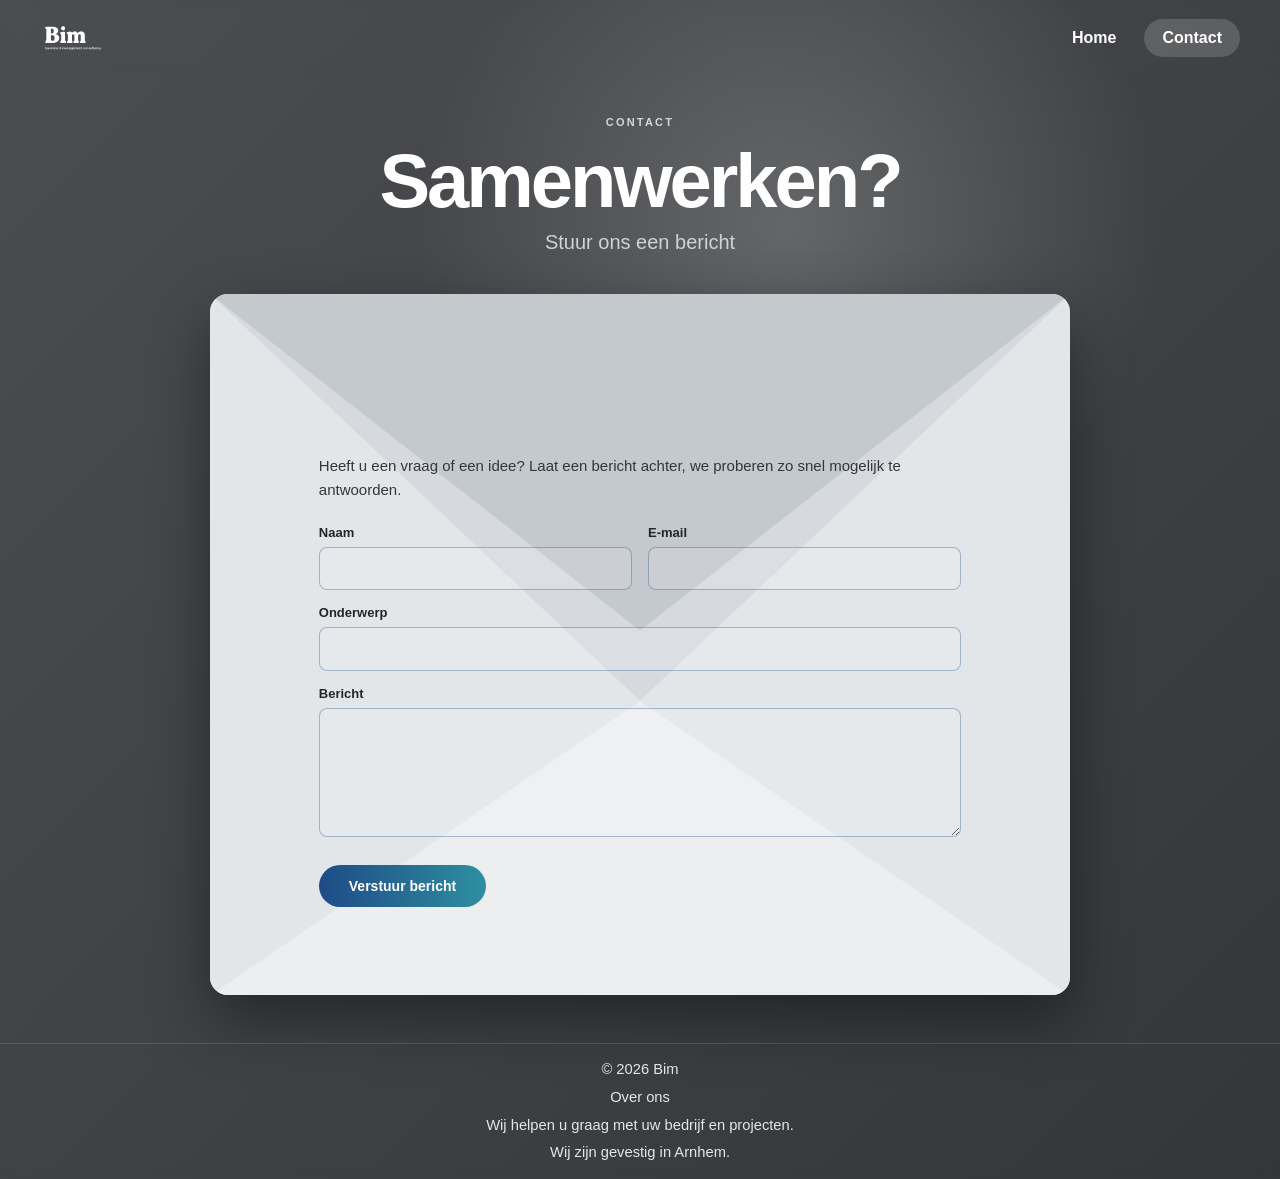
<file: contact.html>
<!DOCTYPE html>
<html lang="nl">

<head>
    <meta charset="UTF-8">
    <meta name="viewport" content="width=device-width, initial-scale=1.0">

    <title>Contact – Bim</title>
    <meta name="description"
        content="Samenwerken? Stuur ons een bericht voor een nieuw webdesign of een dashboard op maat.">

    <link rel="icon" type="image/png" href="images/opt/favicon.png">
    <link rel="stylesheet" href="css/normalize.css">
    <link rel="stylesheet" href="css/style.css">
    <link rel="stylesheet" href="css/contact.css">
</head>

<body>
    <header class="site-header">
        <div class="header-container">
            <a href="index.html" class="site-logo">
                <img src="images/logo.png" alt="Webdesign" width="260" height="173">
            </a>

            <nav class="main-nav" aria-label="Hoofdmenu">
                <a href="index.html">Home</a>
                <a href="contact.html" class="active" aria-current="page">Contact</a>
            </nav>
        </div>
    </header>

    <main class="page">
        <div class="contact-hero">
            <p class="eyebrow">Contact</p>
            <h1>Samenwerken?</h1>
            <p class="sub">Stuur ons een bericht</p>
        </div>

        <!-- ENVELOP MET BRIEF (HET FORMULIER) -->
        <div class="envelope">
            <svg class="envelope-art" viewBox="0 0 100 100" preserveAspectRatio="none" aria-hidden="true">
                <rect width="100" height="100" fill="#d6dade" />
                <polygon points="0,0 100,0 50,48" fill="#c4c9ce" />
                <polygon points="0,0 50,58 0,100" fill="#e3e6e9" />
                <polygon points="100,0 50,58 100,100" fill="#e3e6e9" />
                <polygon points="0,100 50,58 100,100" fill="#eceef0" />
            </svg>

            <section class="letter">
                <!-- <h2>Gesprek?</h2> -->
                <p class="letter-intro">Heeft u een vraag of een idee? Laat een bericht achter, we proberen zo snel
                    mogelijk te antwoorden.</p>

                <!-- Vervang de actie door je eigen formsubmit-adres -->
                <form class="contact-form" action="https://formsubmit.co/JOUW-EMAILADRES" method="POST">
                    <input type="hidden" name="_captcha" value="true">
                    <input type="hidden" name="_template" value="table">
                    <input type="hidden" name="_subject" value="Nieuw bericht via Bim">
                    <input class="honeypot" type="text" name="_honey" tabindex="-1" autocomplete="off"
                        aria-hidden="true">

                    <div class="form-row">
                        <div>
                            <label for="name">Naam</label>
                            <input type="text" id="name" name="name" autocomplete="name" required>
                        </div>
                        <div>
                            <label for="email">E-mail</label>
                            <input type="email" id="email" name="email" autocomplete="email" required>
                        </div>
                    </div>

                    <label for="subject">Onderwerp</label>
                    <input type="text" id="subject" name="subject" required>

                    <label for="message">Bericht</label>
                    <textarea id="message" name="message" rows="6" required></textarea>

                    <button class="send-btn" type="submit">Verstuur bericht</button>
                </form>
            </section>
        </div>
    </main>

    <footer class="site-footer">
        <div class="container footer-content">
            <p>© 2026 Bim</p>
            <p>Over ons</p>
            <p>Wij helpen u graag met uw bedrijf en projecten.</p>
            <p>Wij zijn gevestig in Arnhem.</p>
        </div>
    </footer>
</body>

</html>
</file>
<file: css/style.css>
* { box-sizing: border-box; }

html { min-height: 100%; overflow-x: clip; }

body {
  margin: 0;
  min-height: 100vh;
  display: flex;
  flex-direction: column;
  font-family: Inter, Arial, Helvetica, sans-serif;
  color: #f4f5f6;
  background: linear-gradient(135deg, #4b4d50 0%, #343638 100%);
}

/* ---------- HEADER ---------- */
.site-header {
  position: sticky;
  top: 0;
  left: 0;
  z-index: 1000;
  flex-shrink: 0;
  width: 100%;
  min-height: 76px;
  background: transparent;
  backdrop-filter: blur(6px);
  -webkit-backdrop-filter: blur(6px);
}

.header-container {
  width: min(1200px, calc(100% - 40px));
  min-height: 76px;
  margin: 0 auto;
  display: flex;
  align-items: center;
  justify-content: space-between;
  gap: 25px;
}

/* Logo heeft een witte achtergrond: toon het in originele kleuren op een wit label */
.site-logo img {
  display: block;
  width: 80px;
  height: auto;
  filter: none;
  background: #ffffff;
  border-radius: 8px;
  padding: 4px;
}

.main-nav { display: flex; align-items: center; gap: 10px; }

.main-nav a {
  color: #ffffff;
  text-decoration: none;
  font-size: 16px;
  font-weight: 600;
  padding: 10px 18px;
  border-radius: 30px;
  transition: background 0.3s ease, color 0.3s ease;
}

.main-nav a:hover,
.main-nav a.active { background: rgba(255, 255, 255, 0.16); color: #ffffff; }

/* ---------- HOOFDCONTAINER ---------- */
main.page {
  position: relative;
  flex: 1;
  width: 100%;
  margin: 0;
  padding: 20px 0 0;
  background: transparent;
  box-shadow: none;
  border-radius: 0;
  overflow-x: clip;
  isolation: isolate;
}

main.page::before {
  content: "";
  position: absolute;
  width: 780px;
  height: 620px;
  top: -160px;
  right: 8%;
  border-radius: 50%;
  background: radial-gradient(circle, rgba(220, 223, 226, 0.22) 0%, rgba(180, 183, 187, 0.08) 55%, transparent 75%);
  pointer-events: none;
  z-index: -1;
}

main.page > .eyebrow,
main.page > h1,
main.page > .gallery,
main.page > .hint {
  width: min(1100px, calc(100% - 40px));
  margin-left: auto;
  margin-right: auto;
}

.eyebrow {
  margin-top: 20px;
  margin-bottom: 12px;
  color: #d4d7da;
  font-size: 11px;
  font-weight: 700;
  letter-spacing: 0.2em;
  text-transform: uppercase;
}

h1 {
  margin-top: 0;
  margin-bottom: 28px;
  color: #ffffff;
  font-size: clamp(30px, 4.5vw, 44px);
  font-weight: 800;
  line-height: 1.06;
  letter-spacing: -0.04em;
}

/* ---------- AUTO GALERIJ ---------- */
.gallery { display: flex; gap: 10px; height: clamp(220px, 32vw, 310px); margin-bottom: 24px; }

.card {
  position: relative;
  flex: 1;
  min-width: 0;
  overflow: hidden;
  border-radius: 12px;
  background: #3a3c3f;
  box-shadow: 0 10px 24px rgba(0, 0, 0, 0.28);
  transition: flex 0.65s cubic-bezier(0.2, 0.8, 0.2, 1), transform 0.4s ease;
  isolation: isolate;
}

.card:hover { flex: 3.5; transform: translateY(-3px); }

.card img {
  width: 100%;
  height: 100%;
  display: block;
  object-fit: cover;
  filter: grayscale(1) brightness(0.78);
  transition: filter 0.55s ease, transform 0.8s ease;
}

.card:hover img { filter: grayscale(0) brightness(1); transform: scale(1.055); }

.card::after {
  content: "";
  position: absolute;
  inset: 45% 0 0;
  background: linear-gradient(transparent, rgba(20, 21, 23, 0.75));
  opacity: 0;
  transition: opacity 0.4s ease;
  pointer-events: none;
}

.card:hover::after { opacity: 1; }

.card span {
  position: absolute;
  z-index: 2;
  left: 15px;
  bottom: 14px;
  color: #ffffff;
  font-size: 12px;
  font-weight: 700;
  letter-spacing: 0.08em;
  text-transform: uppercase;
  white-space: nowrap;
  opacity: 0;
  transform: translateY(7px);
  transition: opacity 0.35s ease, transform 0.35s ease;
}

.card:hover span { opacity: 1; transform: translateY(0); }

.hint { margin-top: 18px; margin-bottom: 56px; color: #cfd2d6; font-size: 12px; text-align: center; }

/* ---------- STRANDFOTO + TEKST ---------- */
.banner-break {
  position: relative;
  width: 100%;
  min-height: 440px;
  display: flex;
  align-items: center;
  justify-content: center;
  text-align: center;
  overflow: hidden;
}

.banner-break .banner-bg {
  position: absolute;
  inset: 0;
  width: 100%;
  height: 100%;
  object-fit: cover;
  z-index: 0;
}

.banner-break::after { content: ""; position: absolute; inset: 0; background: rgba(0, 0, 0, 0.35); z-index: 1; }

.banner-break .intro-text { position: relative; z-index: 2; max-width: 650px; margin: 0 auto; padding: 3rem 1.5rem; }

.intro-text h2 {
  margin: 0 0 18px;
  color: #ffffff;
  font-family: Georgia, serif;
  font-size: clamp(27px, 4vw, 38px);
}

.intro-text p:not(.eyebrow) { margin: 0; color: #f0f2f5; font-size: 15px; line-height: 1.9; }

/* ---------- AUTO5 ACHTERGROND + FLIPBOOK ---------- */
.lower-section {
  position: relative;
  width: 100%;
  background-image: url('../images/opt/auto3-1600.webp');
  background-size: cover;
  background-position: center;
  padding: 4.5rem 1.5rem 6rem;
  overflow: hidden;
}

.lower-section::before {
  content: "";
  position: absolute;
  inset: 0;
  background: linear-gradient(25deg, rgba(0, 0, 0, 0.88) 0%, rgba(84, 81, 78, 0.72) 48%, rgba(235, 235, 235, 0.563) 50%, rgba(220, 220, 220, 0.75) 100%);
  z-index: 0;
  pointer-events: none;
}

.book-section { position: relative; z-index: 1; display: flex; flex-direction: column; align-items: center; padding-bottom: 30px; }

.book-section h2 {
  font-family: Arial, sans-serif;
  font-size: 13px;
  letter-spacing: 4px;
  color: #222426;
  font-weight: 700;
  margin-bottom: 40px;
  text-align: center;
}

.flipbook { position: relative; width: min(460px, 100%); aspect-ratio: 600 / 410; perspective: 1800px; cursor: pointer; }

.flip-canvas {
  display: block;
  width: 100%;
  height: 100%;
  transition: transform 1.1s cubic-bezier(0.4, 0, 0.2, 1);
  filter: drop-shadow(0 18px 18px rgba(0, 0, 0, 0.35));
}

.leaf {
  position: absolute;
  inset: 0;
  transform-origin: left center;
  transform-style: preserve-3d;
  transition: transform 0.8s cubic-bezier(0.2, 0.7, 0.2, 1);
  z-index: calc(10 - var(--i));
}

.leaf .front,
.leaf .back {
  position: absolute;
  inset: 0;
  backface-visibility: hidden;
  border-radius: 4px 12px 12px 4px;
  overflow: hidden;
  box-shadow: 0 10px 25px rgba(0, 0, 0, 0.35);
}

.leaf .back { transform: rotateY(180deg); border-radius: 12px 4px 4px 12px; }

.photo-leaf { position: relative; }
.photo-leaf img { width: 100%; height: 100%; object-fit: cover; display: block; }

.photo-leaf::after {
  content: "";
  position: absolute;
  inset: 38% 0 0;
  background: linear-gradient(transparent, rgba(0, 0, 0, 0.8));
  pointer-events: none;
}

.page-text {
  position: absolute;
  left: 18px;
  right: 18px;
  bottom: 18px;
  z-index: 2;
  color: #ffffff;
  text-align: left;
  pointer-events: none;
}

.page-tag {
  display: inline-block;
  font-size: 10px;
  font-weight: 700;
  letter-spacing: 0.16em;
  text-transform: uppercase;
  color: #d4d7da;
  margin-bottom: 5px;
}

.page-text h3 { margin: 0 0 5px; font-size: 18px; font-weight: 800; line-height: 1.15; }
.page-text p { margin: 0; font-size: 12px; line-height: 1.45; color: #f0f2f5; }

.book-controls { margin-top: 28px; display: flex; gap: 14px; }

.book-controls button {
  padding: 10px 20px;
  border: none;
  border-radius: 30px;
  background: #232527;
  color: #ffffff;
  font-size: 13px;
  font-weight: 600;
  cursor: pointer;
  transition: background 0.3s ease, transform 0.2s ease;
}

.book-controls button:hover { background: #000000; transform: translateY(-2px); }
.book-controls button:disabled { opacity: 0.35; cursor: default; transform: none; }

/* ---------- TELEFOON MOCKUP ---------- */
.phone-showcase {
  position: relative;
  width: 100%;
  padding: 5rem 20px 4.5rem;
  background: linear-gradient(135deg, #4b4d50 0%, #343638 100%);
  text-align: center;
  overflow: hidden;
  isolation: isolate;
}

.phone-showcase::before {
  content: "";
  position: absolute;
  width: 720px;
  height: 580px;
  top: -120px;
  left: 10%;
  border-radius: 50%;
  background: radial-gradient(circle, rgba(220, 223, 226, 0.2) 0%, rgba(180, 183, 187, 0.07) 55%, transparent 75%);
  pointer-events: none;
  z-index: -1;
}

.showcase-header { max-width: 600px; margin: 0 auto 10px; }
.showcase-header .eyebrow { margin-top: 0; }

.showcase-header h2 {
  margin: 0;
  color: #ffffff;
  font-size: clamp(26px, 4vw, 36px);
  font-weight: 800;
  letter-spacing: -0.03em;
}

/* Lettergrootte volgt de breedte van de telefoon: zelfde verhouding op laptop en mobiel */
.stage {
  --pw: min(58vw, 260px);
  --fs: calc(var(--pw) * 0.86);
  --bezel: calc(var(--pw) * 0.005);
  position: relative;
  width: 100%;
  max-width: 900px;
  margin: 20px auto 0;
  padding-top: calc(var(--fs) * 0.65); /* kleiner getal = telefoon bedekt meer van de letters */
  display: flex;
  justify-content: center;
}

/* "Bim" in kleurverloop, gecentreerd, half achter de telefoon */
.word {
  position: absolute;
  top: 0;
  left: 50%;
  transform: translateX(-50%);
  padding: 0.1em 0.05em;
  font-family: Inter, "Arial Black", Arial, sans-serif;
  font-size: var(--fs);
  font-weight: 900;
  letter-spacing: -0.04em;
  line-height: 1;
  background: linear-gradient(90deg, #1e4b87 0%, #1e4b87 22%, #2e8fa0 50%, #8fc08a 80%, #a9d3a0 100%);
  -webkit-background-clip: text;
  background-clip: text;
  color: transparent;
  pointer-events: none;
  user-select: none;
  white-space: nowrap;
  z-index: 0;
}

.phone {
  position: relative;
  z-index: 1;
  width: var(--pw);
  aspect-ratio: 9 / 19.8;
  padding: var(--bezel);
  background: #08080a;
  border-radius: 11% / 5%;
  box-shadow: 0 0 0 2px #d8d5df, 0 0 0 3px #9b97a6, 0 20px 40px rgba(0, 0, 0, 0.45);
  will-change: transform;
}

.phone::before,
.phone::after {
  content: "";
  position: absolute;
  right: -5px;
  width: 3px;
  background: #bdb9c6;
  border-radius: 0 2px 2px 0;
}

.phone::before { top: 22%; height: 6%; }
.phone::after { top: 32%; height: 11%; }

.screen {
  position: relative;
  width: 100%;
  height: 100%;
  border-radius: calc(11% - var(--bezel)) / calc(5% - var(--bezel));
  overflow: hidden;
  background: linear-gradient(135deg, #4b4d50 0%, #343638 100%);
}

.notch {
  position: absolute;
  top: 0;
  left: 50%;
  z-index: 5;
  width: 15%;
  height: 3%;
  transform: translateX(-50%);
  background: #08080a;
  border-radius: 0 0 100% 100%;
  pointer-events: none;
}

/* Tijd linksboven */
.status-time {
  position: absolute;
  top: 0;
  left: 0;
  right: 0;
  z-index: 4;
  padding: calc(var(--pw) * 0.045) 0 calc(var(--pw) * 0.03) calc(var(--pw) * 0.11);
  color: #ffffff;
  font-size: calc(var(--pw) * 0.042);
  font-weight: 700;
  line-height: 1;
  letter-spacing: 0.01em;
  background: linear-gradient(#4b4d50 55%, rgba(75, 77, 80, 0));
  pointer-events: none;
}

/* Balkje midden onderaan */
.home-bar {
  position: absolute;
  bottom: calc(var(--pw) * 0.03);
  left: 50%;
  z-index: 5;
  width: 34%;
  height: calc(var(--pw) * 0.016);
  min-height: 3px;
  transform: translateX(-50%);
  background: rgba(255, 255, 255, 0.85);
  border-radius: 999px;
  pointer-events: none;
}

.phone-scroll {
  width: 100%;
  height: 100%;
  overflow-y: auto;
  overflow-x: hidden;
  text-align: left;
  scrollbar-width: thin;
  scrollbar-color: rgba(255, 255, 255, 0.35) transparent;
}

.phone-scroll::-webkit-scrollbar { width: 4px; }
.phone-scroll::-webkit-scrollbar-track { background: transparent; margin: 14px 0; }
.phone-scroll::-webkit-scrollbar-thumb { background: rgba(255, 255, 255, 0.32); border-radius: 999px; }
.phone-scroll::-webkit-scrollbar-thumb:hover { background: rgba(255, 255, 255, 0.55); }

.p-header { display: flex; flex-direction: column; align-items: center; gap: 8px; padding: 34px 12px 10px; }

/* Zelfde logo-aanpak als in de header */
.p-header img {
  width: 56px;
  height: auto;
  filter: none;
  background: #ffffff;
  border-radius: 6px;
  padding: 3px;
}

.p-nav { display: flex; gap: 6px; }
.p-nav span { font-size: 10px; font-weight: 600; color: #ffffff; padding: 4px 10px; border-radius: 20px; }
.p-nav span.active { background: rgba(255, 255, 255, 0.16); }

.p-hero { padding: 10px 14px 18px; }

.p-eyebrow {
  margin: 0 0 6px;
  color: #d4d7da;
  font-size: 7.5px;
  font-weight: 700;
  letter-spacing: 0.16em;
  text-transform: uppercase;
}

.p-hero h3 {
  margin: 0 0 14px;
  color: #ffffff;
  font-size: 24px;
  font-weight: 800;
  letter-spacing: -0.04em;
  line-height: 1;
}

.p-gallery { display: flex; gap: 4px; height: 135px; margin-bottom: 12px; }

.p-card {
  position: relative;
  flex: 1;
  min-width: 0;
  border-radius: 7px;
  overflow: hidden;
  background: #3a3c3f;
  transition: flex 0.5s cubic-bezier(0.2, 0.8, 0.2, 1);
}

.p-card:hover { flex: 3.2; }

.p-card img {
  width: 100%;
  height: 100%;
  object-fit: cover;
  display: block;
  filter: grayscale(1) brightness(0.8);
  transition: filter 0.4s ease;
}

.p-card:hover img { filter: grayscale(0) brightness(1); }

.p-card span {
  position: absolute;
  left: 6px;
  bottom: 6px;
  color: #ffffff;
  font-size: 7px;
  font-weight: 700;
  letter-spacing: 0.06em;
  text-transform: uppercase;
  white-space: nowrap;
  opacity: 0;
  transition: opacity 0.3s ease;
}

.p-card:hover span { opacity: 1; }

.p-hint { margin: 0; color: #cfd2d6; font-size: 9px; line-height: 1.45; text-align: center; }

.p-banner {
  position: relative;
  min-height: 240px;
  display: flex;
  align-items: center;
  justify-content: center;
  text-align: center;
  overflow: hidden;
}

.p-banner img { position: absolute; inset: 0; width: 100%; height: 100%; object-fit: cover; }
.p-banner::after { content: ""; position: absolute; inset: 0; background: rgba(0, 0, 0, 0.38); }
.p-banner-text { position: relative; z-index: 2; padding: 24px 14px; }

.p-banner-text h4 {
  margin: 0 0 8px;
  color: #ffffff;
  font-family: Georgia, serif;
  font-size: 19px;
}

.p-banner-text p:not(.p-eyebrow) { margin: 0; color: #f0f2f5; font-size: 10px; line-height: 1.65; }

/* Scroll-animatie: alleen de telefoon drijft mee, de tekst "Bim" blijft gecentreerd */
@keyframes phone-drift {
  to { transform: translateY(24px); }
}

@supports (animation-timeline: view()) {
  @media (prefers-reduced-motion: no-preference) {
    .phone {
      animation: phone-drift linear both;
      animation-timeline: view();
      animation-range: entry 0% exit 100%;
    }
  }
}

/* ---------- FOOTER ---------- */
.site-footer {
  position: relative;
  z-index: 10;
  width: 100%;
  margin-top: 0;
  flex-shrink: 0;
  background: transparent;
  backdrop-filter: blur(6px);
  -webkit-backdrop-filter: blur(6px);
  border-top: 1px solid rgba(255, 255, 255, 0.14);
  padding: 14px 0;
  font-size: 0.92rem;
  color: #e4e6e8;
}

/* .footer-content {
  width: min(1200px, calc(100% - 40px));
  margin: 0 auto;
  display: flex;
  justify-content: center;
  gap: 12px;
  flex-wrap: wrap;
}

.site-footer a { color: #ffffff; } */

.footer-content {
  width: min(1200px, calc(100% - 40px));
  margin: 0 auto;
  display: flex;
  flex-direction: column;
  align-items: center;
  gap: 4px;
  text-align: center;
}

.footer-content p {
  margin: 0;
  line-height: 1.6;
}

/* ---------- RESPONSIVE ---------- */
@media (max-width: 750px) {
  .header-container { flex-direction: column; padding: 12px 0; gap: 10px; }
  .main-nav { justify-content: center; flex-wrap: wrap; }
  .main-nav a { font-size: 13px; padding: 9px 12px; }
}

@media (max-width: 560px) {
  .gallery { height: 190px; gap: 5px; }
  .card:hover { flex: 3; }
  .card span { left: 8px; bottom: 9px; font-size: 9px; }
  .page-text { left: 12px; right: 12px; bottom: 12px; }
  .page-text h3 { font-size: 15px; }
  .page-text p { font-size: 11px; }
}


.site-logo img {
  display: block;
  width: 65px;
  height: auto;
  filter: brightness(0) invert(1);
}

.main-nav {
  display: flex;
  align-items: center;
  gap: 10px;
}


/* 1. LOGO ZONDER WIT VAKJE (WITTE TEKST) */
.site-logo img {
  display: block;
  width: 65px;
  height: auto;
  background: transparent;
  padding: 0;
  border-radius: 0;
  filter: brightness(0) invert(1);
}

.p-header img {
  width: 48px;
  height: auto;
  background: transparent;
  padding: 0;
  border-radius: 0;
  filter: brightness(0) invert(1);
}

/* 2. ZWARTE TEKST ACHTER DE TELEFOON */
.word {
  position: absolute;
  top: 0;
  left: 50%;
  transform: translateX(-50%);
  padding: 0.1em 0.05em;
  font-family: Inter, "Arial Black", Arial, sans-serif;
  font-size: var(--fs);
  font-weight: 900;
  letter-spacing: -0.04em;
  line-height: 1;
  color: #18191b;
  background: none;
  -webkit-background-clip: border-box;
  background-clip: border-box;
  pointer-events: none;
  user-select: none;
  white-space: nowrap;
  z-index: 0;
}

/* 3. SUBTIELE MOBIELE SCROLLBAR OP LAPTOP */
.phone-scroll {
  width: 100%;
  height: 100%;
  overflow-y: auto;
  overflow-x: hidden;
  text-align: left;
  -webkit-overflow-scrolling: touch;
  scrollbar-width: thin;
  scrollbar-color: rgba(255, 255, 255, 0.25) transparent;
}

.phone-scroll::-webkit-scrollbar {
  width: 3px;
}

.phone-scroll::-webkit-scrollbar-track {
  background: transparent;
  margin: 16px 0;
}

.phone-scroll::-webkit-scrollbar-thumb {
  background: rgba(255, 255, 255, 0.25);
  border-radius: 999px;
}

.phone-scroll::-webkit-scrollbar-thumb:hover {
  background: rgba(255, 255, 255, 0.45);
}

/* 4. TIJD LINKSBOVEN IN DE TELEFOON */
.status-time {
  position: absolute;
  top: 0;
  left: 0;
  right: 0;
  z-index: 4;
  text-align: left;
  padding: calc(var(--pw) * 0.048) 0 calc(var(--pw) * 0.03) calc(var(--pw) * 0.09);
  color: #ffffff;
  font-size: calc(var(--pw) * 0.042);
  font-weight: 700;
  line-height: 1;
  letter-spacing: 0.01em;
  background: linear-gradient(#4b4d50 55%, rgba(75, 77, 80, 0));
  pointer-events: none;
}


/* 1. LICHTGRIJZE BIM-LETTERS MIDDEN ACHTER DE TELEFOON */
.word {
  position: absolute;
  top: 0;
  left: 50%;
  transform: translateX(-50%);
  width: 100%;
  text-align: center;
  padding: 0;
  font-family: Inter, "Arial Black", Arial, sans-serif;
  font-size: var(--fs);
  font-weight: 900;
  letter-spacing: -0.02em;
  line-height: 0.95;
  text-transform: uppercase;
  color: rgba(255, 255, 255, 0.14);
  background: none;
  -webkit-background-clip: border-box;
  background-clip: border-box;
  pointer-events: none;
  user-select: none;
  white-space: nowrap;
  z-index: 0;
}

/* 2. ULTRA-DUNNE LICHTGRIJZE SCROLLBAR (FIJNE LIJN) */
.phone-scroll {
  width: 100%;
  height: 100%;
  overflow-y: auto;
  overflow-x: hidden;
  text-align: left;
  -webkit-overflow-scrolling: touch;
  scrollbar-width: thin;
  scrollbar-color: rgba(255, 255, 255, 0.3) transparent;
}

.phone-scroll::-webkit-scrollbar {
  width: 0.05px;
}

.phone-scroll::-webkit-scrollbar-track {
  background: transparent;
  margin: 22px 0;
}

.phone-scroll::-webkit-scrollbar-thumb {
  background: rgba(255, 255, 255, 0.35);
  border-radius: 999px;
}

.phone-scroll::-webkit-scrollbar-thumb:hover {
  background: rgba(255, 255, 255, 0.6);
}


.phone-scroll {
  width: 100%;
  height: 100%;
  overflow-y: auto;
  overflow-x: hidden;
  text-align: left;
  -webkit-overflow-scrolling: touch;
}

/* Voor Chrome, Edge en Safari: heel smal & lichtgrijs doorzichtig */
.phone-scroll::-webkit-scrollbar {
  width: 0.15px;
}

.phone-scroll::-webkit-scrollbar-track {
  background: transparent;
  margin: 24px 0;
}

.phone-scroll::-webkit-scrollbar-thumb {
  background: rgba(255, 255, 255, 0.2);
  border-radius: 999px;
}

.phone-scroll::-webkit-scrollbar-thumb:hover {
  background: rgba(255, 255, 255, 0.35);
}

/* Alleen voor Firefox (die geen webkit-scrollbar ondersteunt) */
@supports not selector(::-webkit-scrollbar) {
  .phone-scroll {
    scrollbar-width: thin;
    scrollbar-color: rgba(255, 255, 255, 0.2) transparent;
  }
}


.phone-scroll {
  width: 100%;
  height: 100%;
  overflow-y: auto;
  overflow-x: hidden;
  text-align: left;
  -webkit-overflow-scrolling: touch;
}

/* Chrome, Edge & Safari: standaard onzichtbaar */
.phone-scroll::-webkit-scrollbar {
  width: 2px;
}

.phone-scroll::-webkit-scrollbar-track {
  background: transparent;
  margin: 24px 0;
}

.phone-scroll::-webkit-scrollbar-thumb {
  background: transparent;
  border-radius: 999px;
}

/* Alleen zichtbaar bij hover over de telefoon */
.phone:hover .phone-scroll::-webkit-scrollbar-thumb {
  background: rgba(255, 255, 255, 0.25);
}

/* Firefox fallback */
@supports not selector(::-webkit-scrollbar) {
  .phone-scroll {
    scrollbar-width: none;
  }
  .phone:hover .phone-scroll {
    scrollbar-width: thin;
    scrollbar-color: rgba(255, 255, 255, 0.25) transparent;
  }
}



/* =========================================================
   LAAD-ANIMATIE VOOR AFBEELDINGEN
   Grijze glans zolang de foto laadt, daarna zacht infaden.
   ========================================================= */
@keyframes shimmer {
  from { background-position: 200% 0; }
  to   { background-position: -200% 0; }
}

@keyframes img-in {
  from { opacity: 0; }
  to   { opacity: 1; }
}

.js .card:not(.is-loaded),
.js .p-card:not(.is-loaded),
.js .banner-break:not(.is-loaded),
.js .p-banner:not(.is-loaded) {
  background-image: linear-gradient(100deg, #3a3c3f 30%, #54575b 50%, #3a3c3f 70%);
  background-size: 200% 100%;
  animation: shimmer 1.4s linear infinite;
}

.js .card img,
.js .p-card img,
.js .banner-break img,
.js .p-banner img {
  opacity: 0;
  animation: img-in 0.6s ease 4s both; /* vangnet: na 4s toch tonen als het script niet draait */
}

.js .card img.loaded,
.js .p-card img.loaded,
.js .banner-break img.loaded,
.js .p-banner img.loaded {
  opacity: 1;
  animation: img-in 0.6s ease both;
}

@media (prefers-reduced-motion: reduce) {
  .js .card:not(.is-loaded),
  .js .p-card:not(.is-loaded),
  .js .banner-break:not(.is-loaded),
  .js .p-banner:not(.is-loaded) { animation: none; }

  .js .card img.loaded,
  .js .p-card img.loaded,
  .js .banner-break img.loaded,
  .js .p-banner img.loaded { animation: none; }
}
</file>
<file: css/contact.css>
/* Contactpagina – bouwt voort op style2.css */

.contact-hero {
  width: min(1100px, calc(100% - 40px));
  margin: 0 auto 40px;
  text-align: center;
}

.contact-hero .eyebrow { margin-top: 20px; }

.contact-hero h1 {
  margin: 0 0 10px;
  font-size: clamp(40px, 8vw, 76px);
}

.contact-hero .sub {
  margin: 0;
  color: #cfd2d6;
  font-size: clamp(16px, 2.4vw, 20px);
}

/* ---------- ENVELOP ---------- */
.envelope {
  position: relative;
  width: min(860px, calc(100% - 40px));
  margin: 0 auto 48px;
  padding: clamp(70px, 12vw, 120px) 0 clamp(28px, 5vw, 48px);
  border-radius: 18px;
  isolation: isolate;
  filter: drop-shadow(0 24px 30px rgba(0, 0, 0, 0.4));
}

.envelope-art {
  position: absolute;
  inset: 0;
  width: 100%;
  height: 100%;
  z-index: -1;
  border-radius: 18px;
  overflow: hidden;
}

/* Transparante brief: de envelop is door het formulier heen zichtbaar */
.letter {
  position: relative;
  width: 84%;
  margin: 0 auto;
  padding: clamp(22px, 4vw, 40px);
  background: transparent;
  color: #232527;
  border: 0;
  border-radius: 0;
  box-shadow: none;
  transform: none;
}

.letter h2 {
  margin: 0 0 8px;
  color: #1e4b87;
  font-size: clamp(1.25rem, 3vw, 1.6rem);
  font-weight: 800;
  letter-spacing: -0.02em;
}

.letter-intro {
  margin: 0 0 8px;
  color: #33363a;
  font-size: 15px;
  line-height: 1.6;
}

.contact-form label {
  display: block;
  margin: 16px 0 6px;
  color: #232527;
  font-size: 13px;
  font-weight: 700;
}

.contact-form input[type="text"],
.contact-form input[type="email"],
.contact-form textarea {
  width: 100%;
  padding: 12px 14px;
  border: 1px solid rgba(30, 75, 135, 0.35);
  border-radius: 8px;
  background: rgba(255, 255, 255, 0.12);
  color: #232527;
  font: inherit;
  font-size: 15px;
  transition: border-color 0.3s ease, background 0.3s ease, box-shadow 0.3s ease;
}

.contact-form textarea { resize: vertical; }

.contact-form input:focus,
.contact-form textarea:focus {
  outline: none;
  border-color: #1e4b87;
  background: rgba(255, 255, 255, 0.28);
  box-shadow: 0 0 0 3px rgba(46, 143, 160, 0.2);
}

.form-row {
  display: grid;
  grid-template-columns: 1fr 1fr;
  gap: 16px;
}

.send-btn {
  margin-top: 24px;
  padding: 13px 30px;
  border: none;
  border-radius: 30px;
  background: linear-gradient(90deg, #1e4b87, #2e8fa0);
  color: #ffffff;
  font-size: 14px;
  font-weight: 700;
  cursor: pointer;
  transition: transform 0.2s ease, filter 0.3s ease;
}

.send-btn:hover { transform: translateY(-2px); filter: brightness(1.1); }

.honeypot { position: absolute; left: -9999px; }

/* ---------- INFOKAARTEN ONDER DE ENVELOP ---------- */
.contact-wrap {
  width: min(860px, calc(100% - 40px));
  margin: 0 auto;
  padding-bottom: 5rem;
}

.contact-grid {
  display: grid;
  grid-template-columns: 1fr 1fr;
  gap: 16px;
}

.glass {
  background: rgba(255, 255, 255, 0.07);
  border: 1px solid rgba(255, 255, 255, 0.14);
  border-radius: 16px;
  padding: 26px;
  backdrop-filter: blur(6px);
  -webkit-backdrop-filter: blur(6px);
  box-shadow: 0 10px 24px rgba(0, 0, 0, 0.28);
}

.glass h2 {
  margin: 0 0 12px;
  color: #ffffff;
  font-size: 1.15rem;
  font-weight: 800;
  letter-spacing: -0.02em;
}

.contact-list { list-style: none; margin: 0; padding: 0; }

.contact-list li {
  display: flex;
  justify-content: space-between;
  gap: 16px;
  padding: 10px 0;
  border-bottom: 1px solid rgba(255, 255, 255, 0.12);
  color: #f0f2f5;
  font-size: 15px;
}

.contact-list li:last-child { border-bottom: none; }
.contact-list li span:first-child { color: #cfd2d6; }
.contact-list a { color: #ffffff; text-decoration: none; font-weight: 600; }
.contact-list a:hover { text-decoration: underline; }

/* ---------- RESPONSIVE ---------- */
@media (max-width: 750px) {
  .letter { width: 90%; }
  .form-row { grid-template-columns: 1fr; gap: 0; }
  .contact-grid { grid-template-columns: 1fr; }
}
</file>
